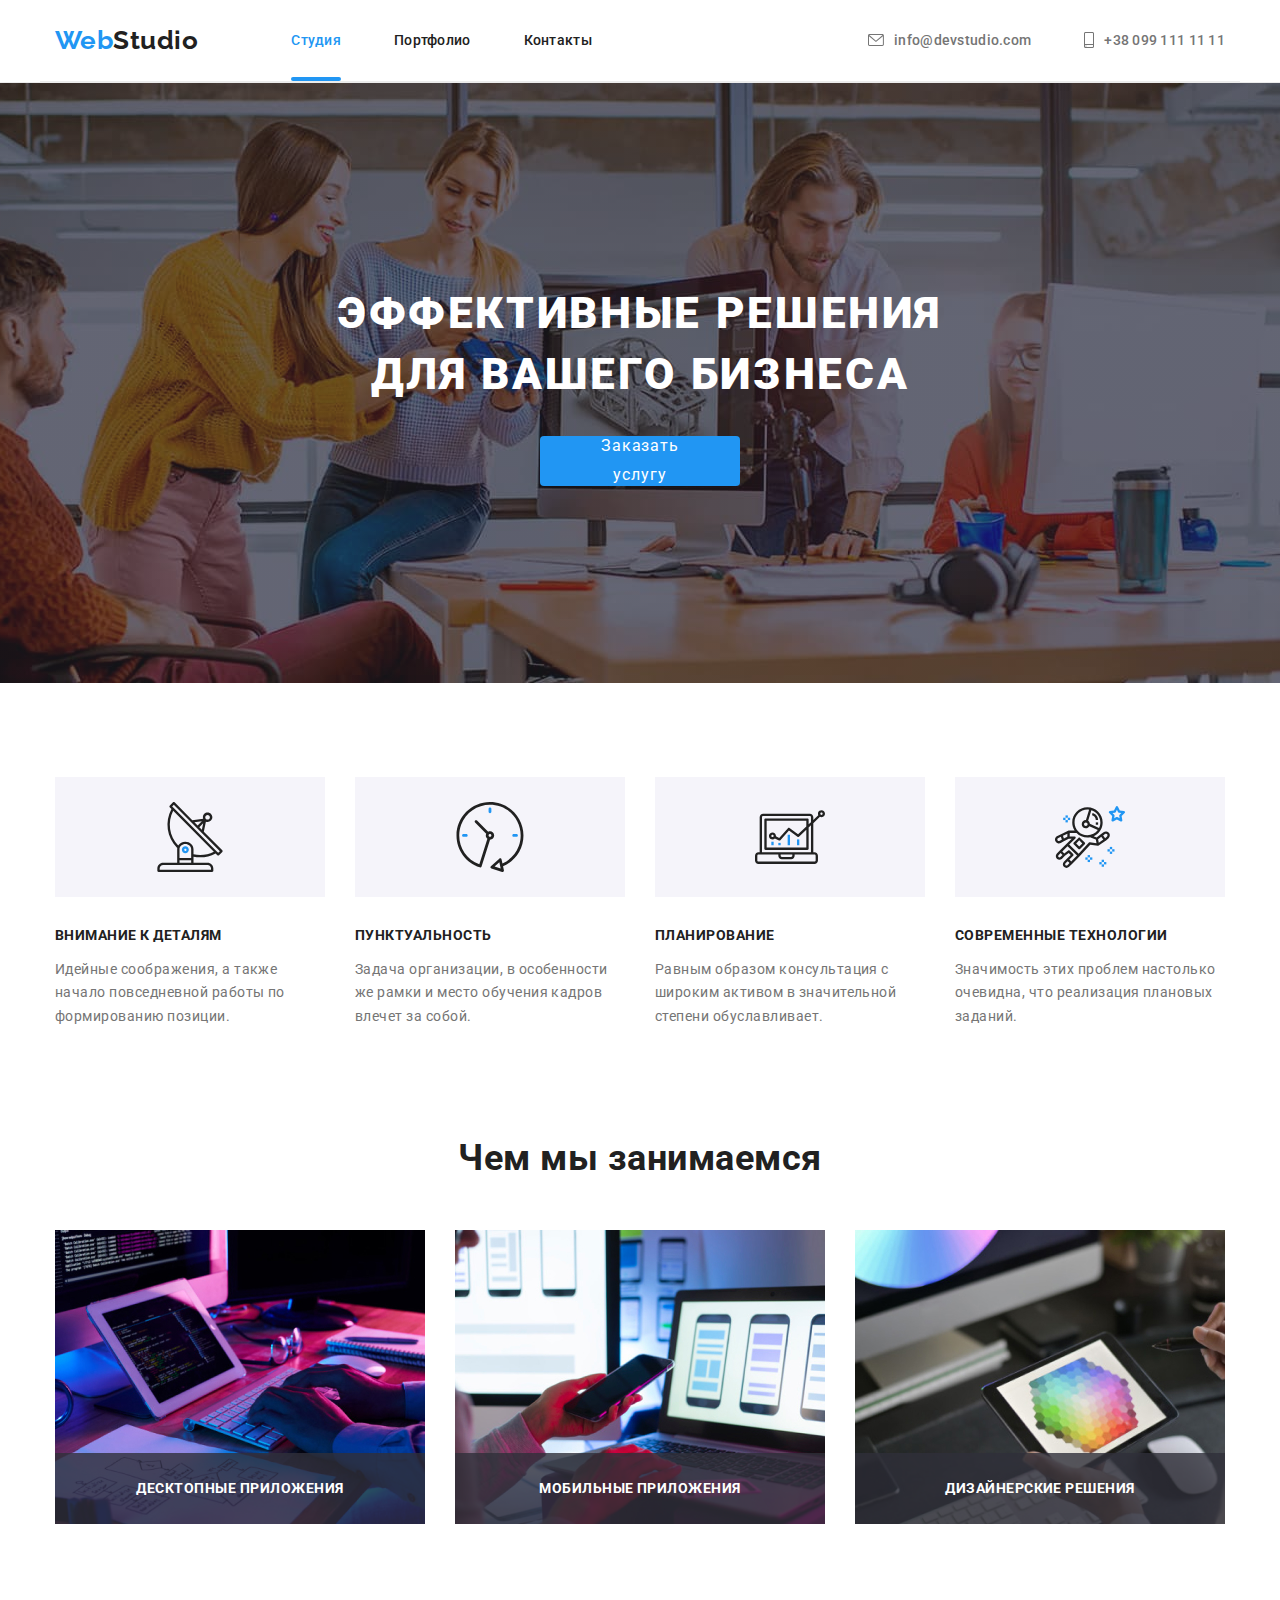
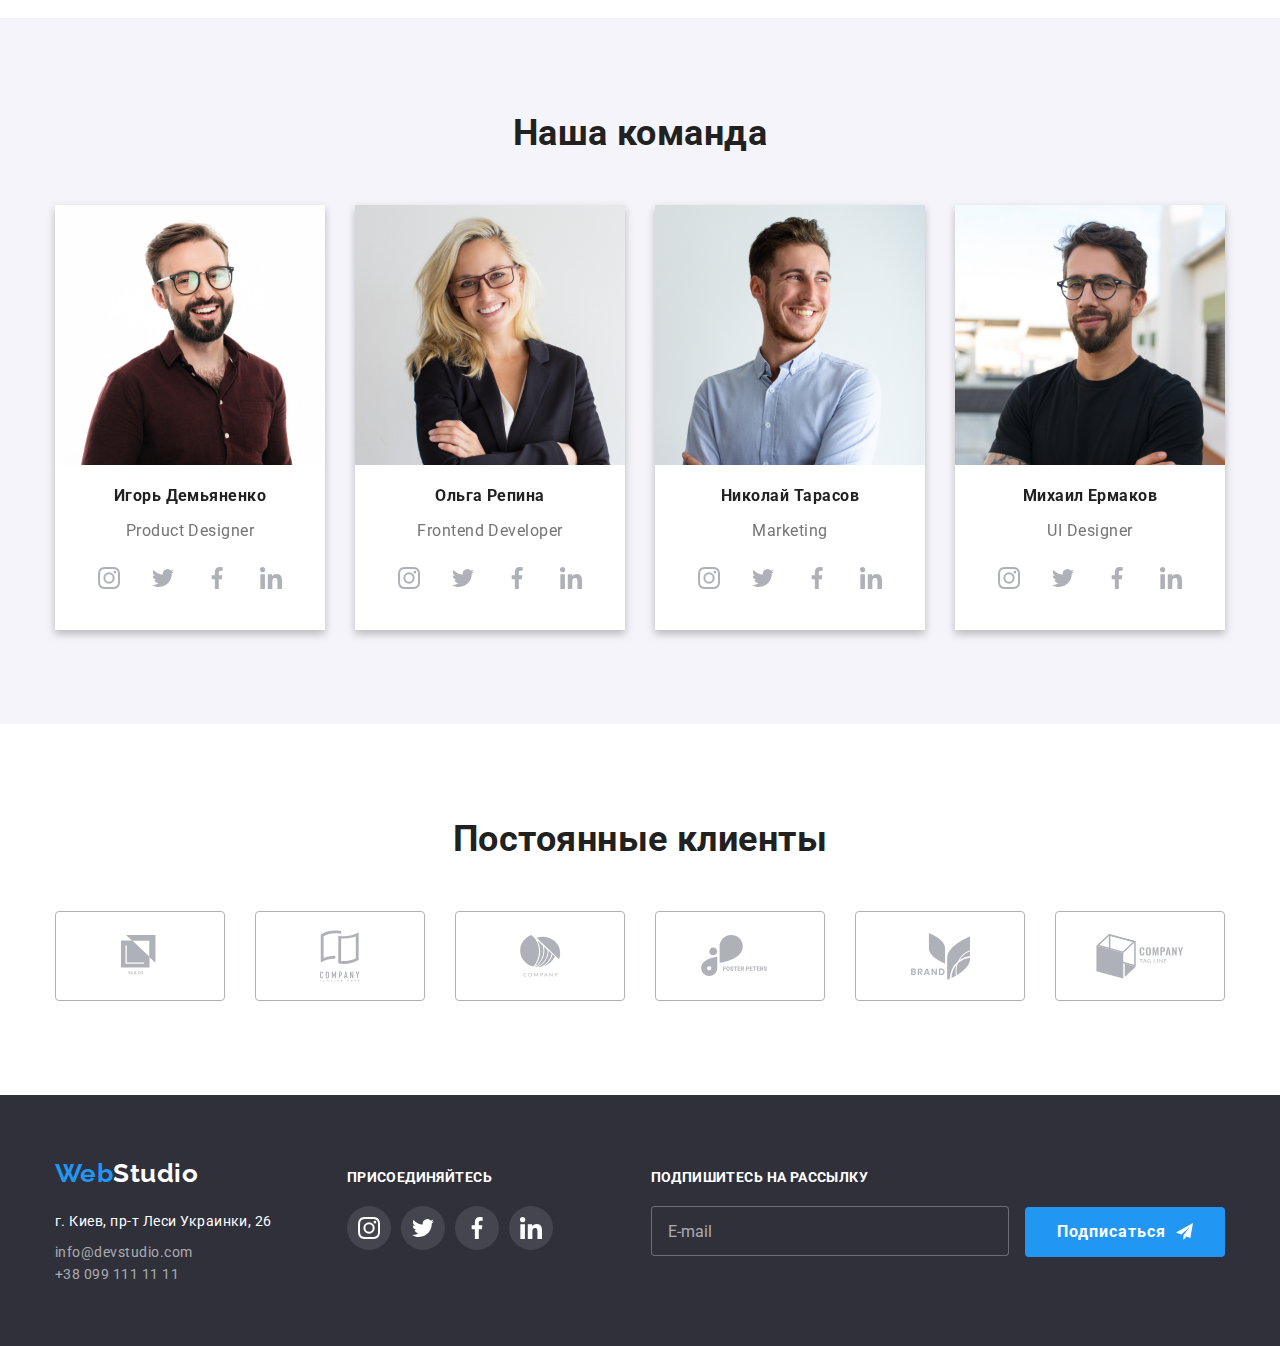
<file: index.html>
<!DOCTYPE html>
<html lang="ru">
	<head>
		<meta charset="UTF-8" />
		<meta name="viewport" content="width=device-width, initial-scale=1.0" />
		<title>ВебСтудио</title>
		<link
			href="https://fonts.googleapis.com/css2?family=Raleway:wght@700&display=swap"
			rel="stylesheet"
		/>
		<link href="https://fonts.googleapis.com/css2?family=Roboto:wght@400;500;700;900&display=swap" rel="stylesheet">

		<link
			rel="stylesheet"
			href="https://cdnjs.cloudflare.com/ajax/libs/modern-normalize/1.0.0/modern-normalize.min.css"
		/>
		
		<link rel="stylesheet" href="./css/main.min.css" />
	</head>

	<body>
		<header class="header">
			<div class="container header">
				<nav class="main-nav">
					<a href="./index.html" class="logo"
						>Web<span class="logo-color">Studio</span></a
					>
					<ul class="site-nav">
						<li class="site-nav-item ">
							<a href="./index.html" class="site-nav-link current"><span class="underline-element"></span>Студия</a>
							
						</li>
						<li class="site-nav-item ">
							<a href="./portfolio.html" class="site-nav-link ">Портфолио</a>
						</li>
						<li class="site-nav-item "><a href="" class="site-nav-link">Контакты</a></li>
					</ul>
				</nav>

				<ul class="auth-nav">
					
					<li class="auth-nav-item">
						
						<a href="info@devstudio.com" class="auth-nav-contact " data-form-open
							><svg class="header-mail-icon" style="width:16;height:12">
								<use href=./images/social-links/symbol-defs-header.svg#icon-envelope-hover></use>
							</svg>info@devstudio.com</a
						>						
					</li>
					<li class="auth-nav-item">			
											
						<a href="tel:+380991111111" class="auth-nav-contact "><svg class="header-smartphone-icon" style="width:10;height:16">
							<use href=./images/social-links/symbol-defs-header.svg#icon-smartphone></use>
						</svg>+38 099 111 11 11</a>
					</li>
					
				</ul>
			</div>
		</header>

		<main>
			<!-- top line -->
			<section class="hero">
				<h1 class="hero-title">
					Эффективные решения<br />
					для вашего бизнеса
				</h1>
				<button type="button" class="button primary" data-modal-open>Заказать услугу</button>
			</section>

			<!-- Особенности нашего подхода -->

			<section class="section feature">
				<div class="container">		

					<ul class="feature-list">
						<li class="feature-item">
							<h3 class="feature-title">Внимание к деталям</h3>
							<p class="feature-text">
								Идейные соображения, а также начало повседневной работы по
								формированию позиции.
							</p>
						</li>
						<li class="feature-item">
							<h3 class="feature-title">Пунктуальность</h3>
							<p class="feature-text">
								Задача организации, в особенности же рамки и место обучения
								кадров влечет за собой.
							</p>
						</li>
						<li class="feature-item">
							<h3 class="feature-title">Планирование</h3>
							<p class="feature-text">
								Равным образом консультация с широким активом в значительной
								степени обуславливает.
							</p>
						</li>
						<li class="feature-item">							
							<h3 class="feature-title">Современные технологии</h3>
							<p class="feature-text">
								Значимость этих проблем настолько очевидна, что реализация
								плановых заданий.
							</p>
						</li>
					</ul>
				</div>
			</section>

			<!-- Чем мы занимаемся -->

			<section class="section">
				<div class="container">
					<h2 class="section-title">Чем мы занимаемся</h2>
					<ul class="create-list">
						<li class="create-list-picture">
							<a href="" class="create-list-card"
								><img
									src="./images/laptop.jpg"
									alt="Человек печатает на клавиатуре"
									width="370"
							/><p class="create-list-text">Десктопные приложения</p></a>
						</li>
						<li class="create-list-picture">
							<a href="" class="create-list-card"
								><img
									src="./images/layout.jpg"
									alt="Человек рассматривает макеты дисплеев телефонов на экране"
									width="370"
							/><p class="create-list-text">Мобильные приложения</p></a>
						</li>
						<li class="create-list-picture">
							<a href="" class="create-list-card"
								><img
									src="./images/rectangle.jpg"
									alt="Планшет с изображением диаграммы"
									width="370"
							/><p class="create-list-text">Дизайнерские решения</p></a>
						</li>
					</ul>
				</div>
			</section>

			<!-- Наша команда -->
			<section class="section team">
				<div class="container">
					<h2 class="section-title">Наша команда</h2>
					
					<ul class="team-employees">
						<li class="team-employees-item">
							<img
								src="./images/demianenko.jpg"
								alt="Фотография сотрудника"
								width="270"
							/>
							<h3 class="team-employees-name">Игорь Демьяненко</h3>
							<p class="member-role">Product Designer</p>
							<ul class="team-socials">
								<li class="social-item">
									<a class="social-link">
										<svg class="social-icon">
											<use
												href="./images/social-links/symbol-defs.svg#icon-instagram"
											></use>
										</svg>
									</a>
								</li>

								<li class="social-item">
									<a class="social-link">
										<svg class="social-icon">
											<use
												href="./images/social-links/symbol-defs.svg#icon-twitter"
											></use>
										</svg>
									</a>
								</li>
								<li class="social-item">
									<a class="social-link">
										<svg class="social-icon">
											<use
												href="./images/social-links/symbol-defs.svg#icon-facebook"
											></use>
										</svg>
									</a>
								</li>
								<li class="social-item">
									<a class="social-link">
										<svg class="social-icon linkedin">
											<use
												href="./images/social-links/symbol-defs.svg#icon-linkedin"
											></use>
										</svg>
									</a>
								</li>
							</ul>
						</li>

						<li class="team-employees-item">
							<img
								src="./images/repina.jpg"
								alt="Фотография сотрудника"
								width="270"
							/>
							<h3 class="team-employees-name">Ольга Репина</h3>
							<p class="member-role">Frontend Developer</p>
							<ul class="team-socials">
								<li class="social-item">
									<a class="social-link">
										<svg class="social-icon">
											<use
												href="./images/social-links/symbol-defs.svg#icon-instagram"
											></use>
										</svg>
									</a>
								</li>

								<li class="social-item">
									<a class="social-link">
										<svg class="social-icon">
											<use
												href="./images/social-links/symbol-defs.svg#icon-twitter"
											></use>
										</svg>
									</a>
								</li>
								<li class="social-item">
									<a class="social-link">
										<svg class="social-icon">
											<use
												href="./images/social-links/symbol-defs.svg#icon-facebook"
											></use>
										</svg>
									</a>
								</li>
								<li class="social-item">
									<a class="social-link">
										<svg class="social-icon linkedin">
											<use
												href="./images/social-links/symbol-defs.svg#icon-linkedin"
											></use>
										</svg>
									</a>
								</li>
							</ul>
						</li>
						<li class="team-employees-item">
							<img
								src="./images/tarasov.jpg"
								alt="Фотография сотрудника"
								width="270"
							/>
							<h3 class="team-employees-name">Николай Тарасов</h3>
							<p class="member-role">Marketing</p>
							<ul class="team-socials">
								<li class="social-item">
									<a class="social-link">
										<svg class="social-icon">
											<use
												href="./images/social-links/symbol-defs.svg#icon-instagram"
											></use>
										</svg>
									</a>
								</li>

								<li class="social-item">
									<a class="social-link">
										<svg class="social-icon">
											<use
												href="./images/social-links/symbol-defs.svg#icon-twitter"
											></use>
										</svg>
									</a>
								</li>
								<li class="social-item">
									<a class="social-link">
										<svg class="social-icon">
											<use
												href="./images/social-links/symbol-defs.svg#icon-facebook"
											></use>
										</svg>
									</a>
								</li>
								<li class="social-item">
									<a class="social-link">
										<svg class="social-icon linkedin">
											<use
												href="./images/social-links/symbol-defs.svg#icon-linkedin"
											></use>
										</svg>
									</a>
								</li>
							</ul>
						</li>
						<li class="team-employees-item">
							<img
								src="./images/yermakov.jpg"
								alt="Фотография сотрудника"
								width="270"
							/>
							<h3 class="team-employees-name">Михаил Ермаков</h3>
							<p class="member-role">UI Designer</p>
							<ul class="team-socials">
								<li class="social-item">
									<a class="social-link">
										<svg class="social-icon">
											<use
												href="./images/social-links/symbol-defs.svg#icon-instagram"
											></use>
										</svg>
									</a>
								</li>

								<li class="social-item">
									<a class="social-link">
										<svg class="social-icon">
											<use
												href="./images/social-links/symbol-defs.svg#icon-twitter"
											></use>
										</svg>
									</a>
								</li>
								<li class="social-item">
									<a class="social-link">
										<svg class="social-icon">
											<use
												href="./images/social-links/symbol-defs.svg#icon-facebook"
											></use>
										</svg>
									</a>
								</li>
								<li class="social-item">
									<a class="social-link">
										<svg class="social-icon linkedin">
											<use
												href="./images/social-links/symbol-defs.svg#icon-linkedin"
											></use>
										</svg>
									</a>
								</li>
							</ul>
						</li>
					</ul>
				</div>
			</section>
			<section class="section">
				<div class="container">
					<h2 class="section-title">Постоянные клиенты</h2>
					<ul class="partners-logos">
						<li class="logo-picture">
							<a class="partner-link">
								<svg class="partner-icon" style="width: 44px; height: 42px">
									<use
										href="./images/footer-icons/symbol-defs.svg#icon-logo-1-175443-2"
									></use>
								</svg>
							</a>
						</li>
						<li class="logo-picture">
							<a class="partner-link">
								<svg class="partner-icon" style="width: 40px; height: 52px">
									<use
										href="./images/footer-icons/symbol-defs.svg#icon-logo-2-175443-2"
									></use>
								</svg>
							</a>
						</li>
						<li class="logo-picture">
							<a class="partner-link">
								<svg class="partner-icon" style="width: 41px; height: 42px">
									<use
										href="./images/footer-icons/symbol-defs.svg#icon-logo-3-175443-2"
									></use>
								</svg>
							</a>
						</li>
						<li class="logo-picture">
							<a class="partner-link">
								<svg class="partner-icon" style="width: 79px; height: 42px">
									<use
										href="./images/footer-icons/symbol-defs.svg#icon-logo-4-175443-2"
									></use>
								</svg>
							</a>
						</li>
						<li class="logo-picture">
							<a class="partner-link">
								<svg class="partner-icon" style="width: 59px; height: 47px">
									<use
										href="./images/footer-icons/symbol-defs.svg#icon-logo-5-175443-2"
									></use>
								</svg>
							</a>
						</li>
						<li class="logo-picture">
							<a class="partner-link">
								<svg class="partner-icon" style="width: 88px; height: 45px">
									<use
										href="./images/footer-icons/symbol-defs.svg#icon-logo-6-175443-2"
									></use>
								</svg>
							</a>
						</li>
					</ul>
				</div>
			</section>
		</main>

		<footer class="footer">
			<div class="container footer">
				<div class="footer-address">
					<a href="" class="logo">Web<span class="logo-footer">Studio</span></a>
		
					<ul class="footer-contacts">
						<li class="footer-contacts-item">
							<p class="footer-contacts-text">г. Киев, пр-т Леси Украинки, 26</p>
						</li>
						<li class="footer-contacts-item">
							<a href="mailto:info@devstudio.com" class="footer-link">info@devstudio.com</a>
						</li>
						<li class="footer-contacts-item">
							<a href="tel:+380991111111" class="link footer-link">+38 099 111 11 11</a>
						</li>
					</ul>
				</div>
				<div class="join-us">
					<p class="join-us-text">Присоединяйтесь</p>
					<ul class="team-socials">
						<li class="social-item">
							<a class="social-link footer">
								<svg class="social-icon footer">
									<use href="./images/social-links/symbol-defs.svg#icon-instagram"></use>
								</svg>
							</a>
						</li>
		
						<li class="social-item">
							<a class="social-link footer">
								<svg class="social-icon footer">
									<use href="./images/social-links/symbol-defs.svg#icon-twitter"></use>
								</svg>
							</a>
						</li>
						<li class="social-item">
							<a class="social-link footer">
								<svg class="social-icon footer">
									<use href="./images/social-links/symbol-defs.svg#icon-facebook"></use>
								</svg>
							</a>
						</li>
						<li class="social-item">
							<a class="social-link footer">
								<svg class="social-icon footer">
									<use href="./images/social-links/symbol-defs.svg#icon-linkedin"></use>
								</svg>
							</a>
						</li>
					</ul>
				</div>
				<div class="sign-up">
					<p class="signup-text">Подпишитесь на рассылку</p>
		
					<div class="signup-area">
						<input class="signup-input" type="text" name="name" id="signup" placeholder="E-mail">
		
						<button type="button" class="button primary footer">
							Подписаться
						</button>
					</div>
		
				</div>
			</div>
		</footer>

		
		<!-- BACKDROP -->
		<div class="backdrop is-hidden" data-modal>
			<div class="modal">					
						<h2 class="form-header-text">Оставьте свои данные, мы вам перезвоним</h2>
						<form class="form">
							<div class="form-field">
								<label class="label" for="name">Имя</label>
								<div class="form-field-input">
									<input autofocus class="input" type="text" name="name" id="name" >
									<svg class="input-pic" width="18" height="18">
										<use href="./images/footer-icons/symbol-defs.svg#icon-Vector-5"></use>
									</svg>
								</div>
							</div>
				
							<div class="form-field">
								<label class="label" for="tel">Телефон</label>
								<div class="form-field-input">
									<input class="input" type="tel" name="tel" id="tel">
									<svg class="input-pic" width="18" height="18">
										<use href="./images/footer-icons/symbol-defs.svg#icon-Vector-6"></use>
									</svg>
								</div>
							</div>
				
							<div class="form-field">
								<label class="label" for="mail">Почта</label>
								<div class="form-field-input">
									<input class="input" type="email" name="mail" id="mail">
									<svg class="input-pic" width="18" height="18">
										<use href="./images/footer-icons/symbol-defs.svg#icon-Vector-7"></use>
									</svg>
								</div>
							</div>
				
							<div class="comment-area">
								<label class="comment-label" for="comment">Комментарий</label> <br>
								<textarea class="comment" name="comment" id="comment" rows=""></textarea>
							</div>
				
				
							<div class="checkbox-area">
								
								<input class="checkbox" type="checkbox" name="checkbox" id="checkbox">
								<label for="checkbox" class="checkbox-label">
									<p class="checkbox">Соглашаюсь с рассылкой и принимаю <span class="checkbox-conditions"><a href="">Условия договора</a></span>
									</p>
								</label>
								
							</div>
							<button type="submit" class="button primary button-form">Отправить</button>
						</form>
					
				
				<button type="button" class="modal-close-btn" data-modal-close><svg width="11" height="11"><use class="close-icon" href="./images/social-links/symbol-defs.svg#icon-Vector-3" ></use></svg></button>
			</div>
		</div>

		
		</div>
		
		<script src="./js/modal.js"></script>
		
	</body>
</html>
</file>
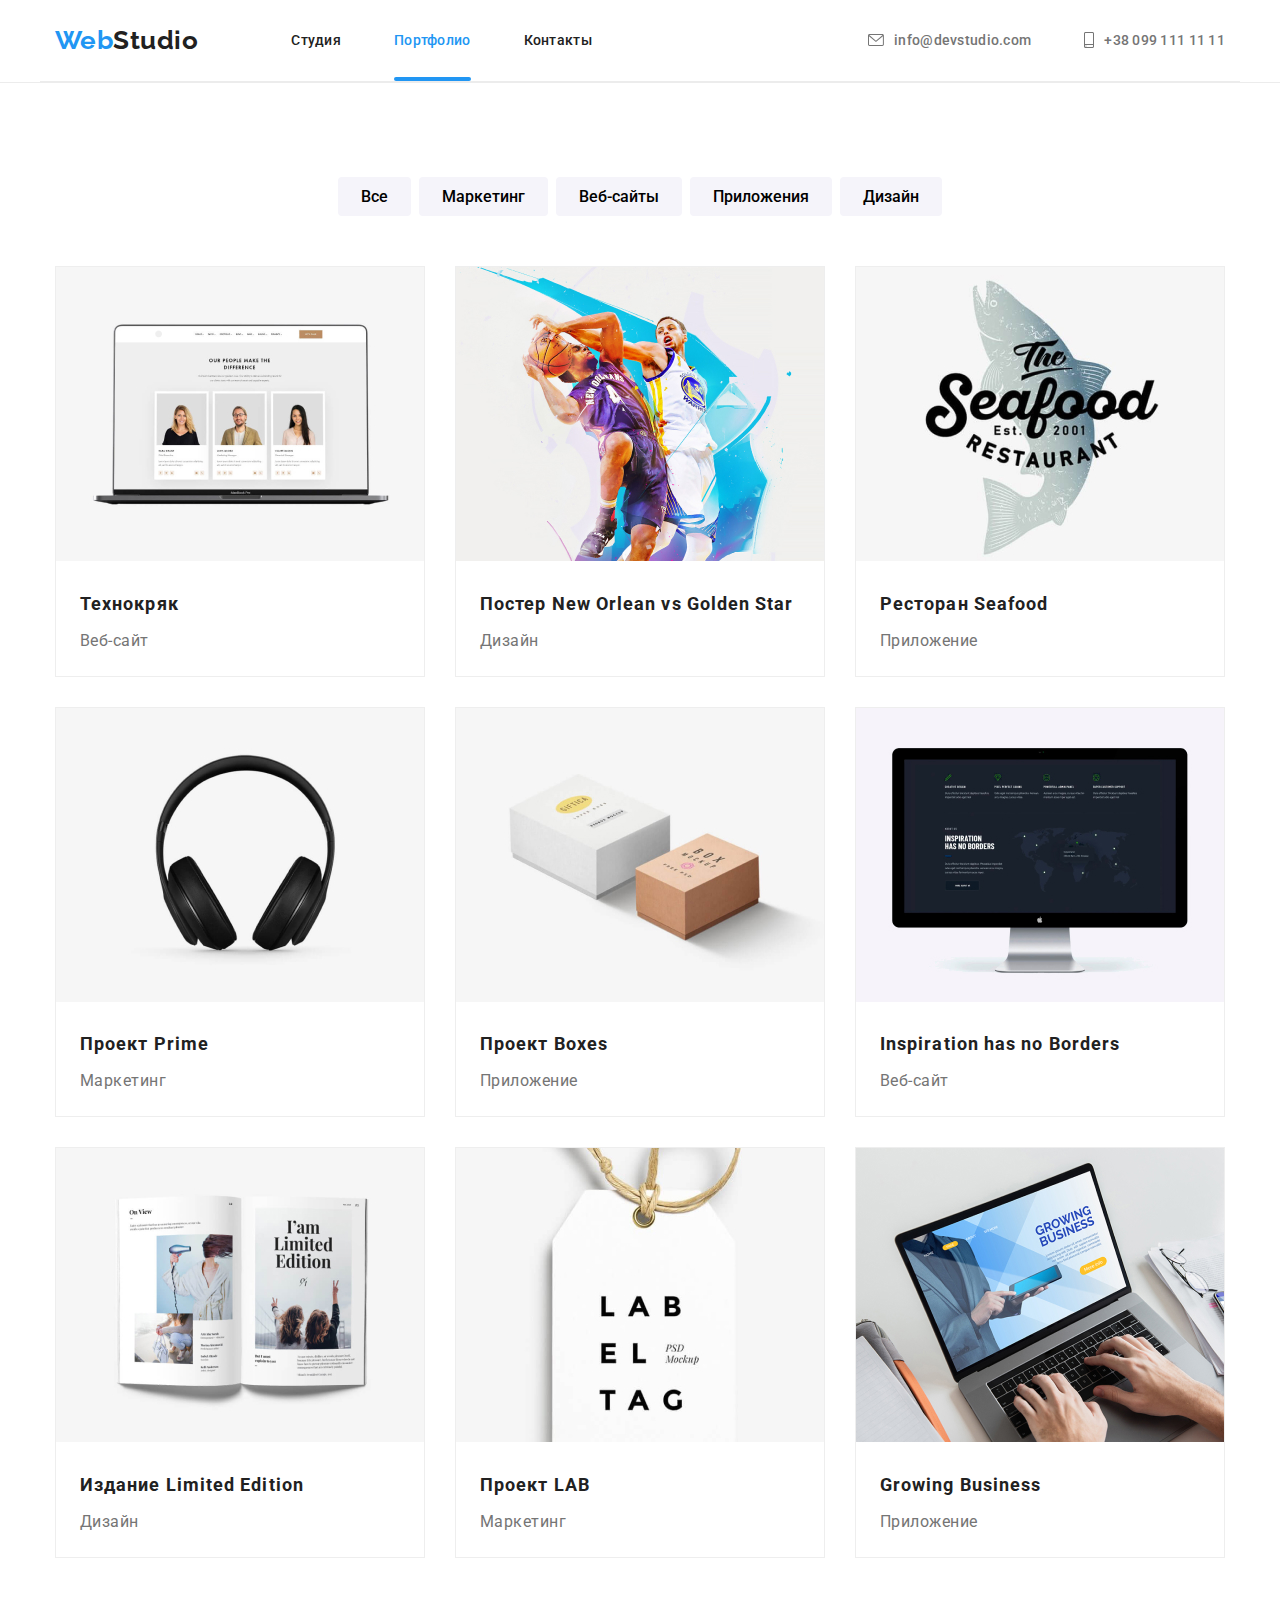
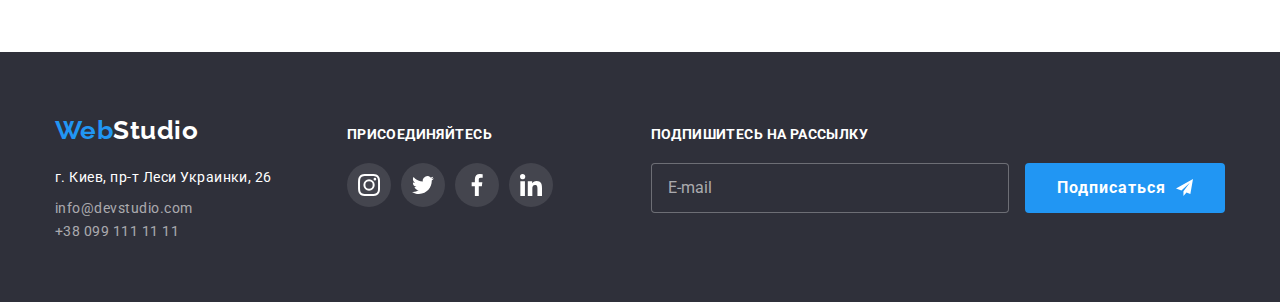
<file: portfolio.html>
<!DOCTYPE html>
<html lang="en">
	<head>
		<meta charset="UTF-8" />
		<meta name="viewport" content="width=device-width, initial-scale=1.0" />
		<title>ВебСтудио</title>
		<link
			href="https://fonts.googleapis.com/css2?family=Raleway:wght@700&display=swap"
			rel="stylesheet"
		/>
		<link href="https://fonts.googleapis.com/css2?family=Roboto:wght@400;500;700;900&display=swap" rel="stylesheet">

		<link
			rel="stylesheet"
			href="https://cdnjs.cloudflare.com/ajax/libs/modern-normalize/1.0.0/modern-normalize.min.css"
		/>
		
		<link rel="stylesheet" href="./css/portfolio.min.css" />
	</head>
	<body>
		<header class="header">
			<div class="container header">
				<nav class="main-nav">
					<a href="./index.html" class="logo">Web<span class="logo-color">Studio</span></a>
					<ul class="site-nav">
						<li class="site-nav-item ">
							<a href="./index.html" class="site-nav-link"></span>Студия</a>
		
						</li>
						<li class="site-nav-item ">
							<a href="./portfolio.html" class="site-nav-link current"><span class="underline-element"></span>Портфолио</a>
						</li>
						<li class="site-nav-item "><a href="" class="site-nav-link">Контакты</a></li>
					</ul>
				</nav>
		
				<ul class="auth-nav">
		
					<li class="auth-nav-item">
		
						<a href="info@devstudio.com" class="auth-nav-contact " data-form-open><svg class="header-mail-icon"
								style="width:16;height:12">
								<use href=./images/social-links/symbol-defs-header.svg#icon-envelope-hover></use>
							</svg>info@devstudio.com</a>
					</li>
					<li class="auth-nav-item">
		
						<a href="tel:+380991111111" class="auth-nav-contact "><svg class="header-smartphone-icon"
								width="10" height="16">
								<use href=./images/social-links/symbol-defs-header.svg#icon-smartphone></use>
							</svg>+38 099 111 11 11</a>
					</li>
		
				</ul>
			</div>
		</header>
		<main>
			<!-- Примеры работ -->

		
			<section class="section">
					<!-- <h1>Примеры работ</h1> -->
				<div class="container buttons">					
					<ul class="buttons">
						<li class="item"><button type="button" class="portfolio-button">Все</button></li>
						<li class="item"><button type="button" class="portfolio-button">Маркетинг
						</button></li>
						<li class="item"><button type="button" class="portfolio-button">Веб-сайты</button></li>
						<li class="item"><button type="button" class="portfolio-button">Приложения</button></li>
						<li class="item"><button type="button" class="portfolio-button">Дизайн</button></li>
					</ul>						
				
					<ul class="project-list">						
						<li class="project-list-item">
							
						<a href=""
							>	
							<div class="project-thumb">

								<img
								src="./images/tehnokriak.jpg"
								alt="Изображение ноутбука"
								width="370"	height="294"/>	
								<p class="project-transform-text">Технокряк это современная площадка распространения коронавируса. Компании используют эту платформу для цифрового
								шпионажа и атак на защищённые сервера конкурентов.</p>
							</div>
							<div class="project-item">
							<h3 class="project-title">Технокряк</h3>
							<p class="project-subtitle">Веб-сайт</p>	
							
							</div>
								
						</a>
								
						</li>
						
						<li class="project-list-item">
							<a href=""
								><div class="project-thumb"><img
									src="./images/poster.jpg"
									alt="Изображение постера"
									width="370" height="294"
								/>
							<p class="project-transform-text">Lorem, ipsum dolor sit amet consectetur adipisicing elit. Doloribus, qui! Harum sint, ea porro corporis error
							praesentium asperiores in perspiciatis nisi, beatae accusantium similique? Molestiae nam officiis consequuntur quaerat
							id?</p></div><div class="project-item">
								<h3 class="project-title">Постер New Orlean vs Golden Star</h3>
								<p class="project-subtitle" >Дизайн</p></div></a
							>
						</li>

						<li class="project-list-item">
							<a href=""
								><div class="project-thumb"><img
									src="./images/restaurant.jpg"
									alt="Эмблема ресторана"
									width="370"
								/><p class="project-transform-text">Lorem, ipsum dolor sit amet consectetur adipisicing elit. Doloribus, qui! Harum sint, ea porro corporis error praesentium asperiores in perspiciatis nisi, beatae accusantium similique? Molestiae nam officiis consequuntur quaerat id?</p></div><div class="project-item">
								<h3 class="project-title">Ресторан Seafood</h3>
								<p class="project-subtitle">Приложение</p></div></a
							>
						</li>
						<li class="project-list-item">
							<a href=""
								><div class="project-thumb"><img
									src="./images/project.jpg"
									alt="Изображение наушников"
									width="370" height="294"
								/><p class="project-transform-text">Lorem, ipsum dolor sit amet consectetur adipisicing elit. Doloribus, qui! Harum sint, ea porro corporis error praesentium asperiores in perspiciatis nisi, beatae accusantium similique? Molestiae nam officiis consequuntur quaerat id?</p></div>
								<div class="project-item">
								<h3 class="project-title">Проект Prime</h3>
								<p class="project-subtitle">Маркетинг</p></div></a
							>							
						</li>
						<li class="project-list-item">
							<a href=""
								><div class="project-thumb"><img
									src="./images/project-boxes.jpg"
									alt="Изображение коробок"
									width="370" height="294"
								/><p class="project-transform-text">Lorem, ipsum dolor sit amet consectetur adipisicing elit. Doloribus, qui! Harum sint, ea porro corporis error praesentium asperiores in perspiciatis nisi, beatae accusantium similique? Molestiae nam officiis consequuntur quaerat id?</p></div><div class="project-item">
								<h3 class="project-title">Проект Boxes</h3>
								<p class="project-subtitle">Приложение</p></div>
							</a>
						</li>
						<li class="project-list-item">
							<a href=""
								><div class="project-thumb"><img
									src="./images/inspiration.jpg"
									alt="Изображение экрана"
									width="370" height="294"
								/><p class="project-transform-text">Lorem, ipsum dolor sit amet consectetur adipisicing elit. Doloribus, qui! Harum sint, ea porro corporis error praesentium asperiores in perspiciatis nisi, beatae accusantium similique? Molestiae nam officiis consequuntur quaerat id?</p></div><div class="project-item">
								<h3 class="project-title">Inspiration has no Borders</h3>
								<p class="project-subtitle">Веб-сайт</p></div></a
							>
						</li>
						<li class="project-list-item">
							<a href=""
								><div class="project-thumb"><img
									src="./images/limited-edition.jpg"
									alt="Изображение открытого
					журнала"
									width="370" height="294"
								/><p class="project-transform-text">Lorem, ipsum dolor sit amet consectetur adipisicing elit. Doloribus, qui! Harum sint, ea porro corporis error praesentium asperiores in perspiciatis nisi, beatae accusantium similique? Molestiae nam officiis consequuntur quaerat id?</p></div><div class="project-item">
								<h3 class="project-title">Издание Limited Edition</h3>
								<p class="project-subtitle">Дизайн</p></div></a
							>
						</li>

						<li class="project-list-item">
							<a href=""
								><div class="project-thumb">
								
									<img
										src="./images/project-lab.jpg"
										alt="Изображение бирки"
										width="370" height="294"
									/><p class="project-transform-text">Lorem, ipsum dolor sit amet consectetur adipisicing elit. Doloribus, qui! Harum sint, ea porro corporis error
									praesentium asperiores in perspiciatis nisi, beatae accusantium similique? Molestiae nam officiis consequuntur quaerat
									id?</p></div>
								
								
								
								<div class="project-item">
								<h3 class="project-title">Проект LAB</h3>							
								<p class="project-subtitle">Маркетинг</p>
							</div>
							</a>							
						</li>
						<li class="project-list-item">
							<a href=""
								><div class="project-thumb"><img
									src="./images/growing-business.jpg"
									alt="Изображение ноутбука"
									width="370" height="294"
								/><p class="project-transform-text">Lorem, ipsum dolor sit amet consectetur adipisicing elit. Doloribus, qui! Harum sint, ea porro corporis error praesentium asperiores in perspiciatis nisi, beatae accusantium similique? Molestiae nam officiis consequuntur quaerat id?</p></div><div class="project-item">
								<h3 class="project-title">Growing Business</h3>
								<p class="project-subtitle">Приложение</p></div></a
							>
						</li>
					</ul>
				</div>
			</section>
		</main>
		

		
		
			<footer class="footer">
			<div class="container footer">
				<div class="footer-address">
					<a href="" class="logo">Web<span class="logo-footer">Studio</span></a>
		
					<ul class="footer-contacts">
						<li class="footer-contacts-item">
							<p class="footer-contacts-text">г. Киев, пр-т Леси Украинки, 26</p>
						</li>
						<li class="footer-contacts-item">
							<a href="mailto:info@devstudio.com" class="footer-link">info@devstudio.com</a>
						</li>
						<li class="footer-contacts-item">
							<a href="tel:+380991111111" class="link footer-link">+38 099 111 11 11</a>
						</li>
					</ul>
				</div>
				<div class="join-us">
					<p class="join-us-text">Присоединяйтесь</p>
					<ul class="team-socials">
						<li class="social-item">
							<a class="social-link footer">
								<svg class="social-icon footer">
									<use href="./images/social-links/symbol-defs.svg#icon-instagram"></use>
								</svg>
							</a>
						</li>
		
						<li class="social-item">
							<a class="social-link footer">
								<svg class="social-icon footer">
									<use href="./images/social-links/symbol-defs.svg#icon-twitter"></use>
								</svg>
							</a>
						</li>
						<li class="social-item">
							<a class="social-link footer">
								<svg class="social-icon footer">
									<use href="./images/social-links/symbol-defs.svg#icon-facebook"></use>
								</svg>
							</a>
						</li>
						<li class="social-item">
							<a class="social-link footer">
								<svg class="social-icon footer">
									<use href="./images/social-links/symbol-defs.svg#icon-linkedin"></use>
								</svg>
							</a>
						</li>
					</ul>
				</div>
				<div class="sign-up">
					<p class="signup-text">Подпишитесь на рассылку</p>
		
					<div class="signup-area">
						<input class="signup-input" type="text" name="name" id="signup" placeholder="E-mail">
		
						<button type="button" class="button primary footer">
							Подписаться
						</button>
					</div>
		
				</div>
			</div>
		</footer>

	</body>
</html>
</file>
<file: css/main.min.css>
body{background-color:#ffffff;color:#212121;font-family:"Roboto", sans-serif;text-decoration:none;letter-spacing:0.03em}ul{list-style:none;padding:0;margin:0}a{text-decoration:none;color:#2196f3}footer{background-color:#2f303a;padding-top:60px;padding-bottom:60px}.container{width:1200px;padding-left:15px;padding-right:15px;margin-left:auto;margin-right:auto}.container.footer{display:flex;align-items:baseline;justify-content:space-between}.section{padding-top:94px;padding-bottom:94px}.section-title{text-align:center;font-weight:bold;font-size:36px;line-height:1.2;margin-top:0;margin-bottom:50px}.logo{color:#2196f3;font-family:"Raleway", sans-serif;font-weight:bold;font-size:26px;line-height:1.2;text-decoration:none}.logo-color{color:#212121}.logo-footer{color:#ffffff}.header{border-bottom:1px solid #ececec;display:flex;justify-content:space-between;align-items:center}.main-nav{display:flex;align-items:center}.site-nav{display:flex;margin-left:93px}.site-nav-item+.site-nav-item{margin-left:53px}.site-nav-link{display:block;padding-top:32px;padding-bottom:32px;color:#212121;text-decoration:none;font-weight:500;font-size:14px;line-height:1.2;letter-spacing:0.02em;transition:all 250ms cubic-bezier(0.4, 0, 0.2, 1)}.site-nav-link .site-nav-link:hover,.site-nav-link .site-nav-link:focus{color:#2196f3;cursor:pointer}.site-nav-link.current{position:relative;color:#2196f3}.underline-element{position:absolute;bottom:0;width:100%;height:4px;border-radius:2px;background-color:#2196f3}.auth-nav{display:flex}.auth-nav-contact{display:flex;align-items:center;font-weight:500;font-size:14px;line-height:1.2;letter-spacing:0.02em;color:#757575;text-decoration:none;transition:all 250ms cubic-bezier(0.4, 0, 0.2, 1)}.auth-nav-contact:hover svg,.auth-nav-contact:hover,.auth-nav-contact:focus svg,.auth-nav-contact:focus{fill:#2196f3;color:#2196f3;cursor:pointer}.auth-nav-item+.auth-nav-item{margin-left:53px}.header-mail-icon,.header-smartphone-icon{fill:#757575;margin-right:10px;transition:all 250ms cubic-bezier(0.4, 0, 0.2, 1)}.footer .text{display:block;color:#ffffff}.footer-address{margin-right:70px}.footer-contacts-text{color:#ffffff;font-size:14px;line-height:1.6;margin-bottom:9px;margin-top:20px}.footer-contacts-text-item:not(:last-child){margin-top:0;margin-bottom:9px}.footer-link{color:rgba(255,255,255,0.6);font-size:14px;line-height:1.6}.sign-up{margin-left:93px}.sign-up-area{display:flex}.signup-input{width:358px;height:50px;background-color:#2f303a;border:1px solid rgba(255,255,255,0.3);border-radius:4px;padding-left:16px;color:#ffffff;outline:none}.signup-input::placeholder{color:rgba(255,255,255,0.6);font-weight:normal;font-size:16px;line-height:1.25}.join-us{display:block;align-items:center;width:206px}.signup-text{margin-bottom:20px}.join-us-text,.signup-text{color:#ffffff;text-transform:uppercase;font-weight:700;font-size:14px;line-height:1.2;letter-spacing:0.03em;margin-bottom:20px}.hero{color:#ffffff;background-image:linear-gradient(to top, rgba(47,47,58,0.4), rgba(47,48,58,0.4)),url(../images/footer-icons/hero.jpg);background-position:center;background-size:cover;text-align:center;margin-bottom:0;height:600px;max-width:1440px;padding-top:200px;padding-bottom:200px}.hero-title{margin-top:0;margin-bottom:0;font-weight:900;font-size:44px;line-height:1.4;letter-spacing:0.06em;text-transform:uppercase}.feature{padding-bottom:0}.feature-list{display:flex}.feature-title{font-weight:bold;font-size:14px;line-height:1.2;margin-top:0;text-transform:uppercase}.feature-text{width:270px;font-style:normal;font-weight:normal;font-size:14px;line-height:1.7;color:#757575}.feature-item::before{display:block;width:270px;height:120px;background-color:#f5f4fa;content:"";margin-bottom:30px;background-repeat:no-repeat;background-position:center}.feature-item{margin-right:30px}.feature-item:nth-child(1)::before{background-image:url("../images/footer-icons/antenna 1.svg")}.feature-item:nth-child(2)::before{background-image:url("../images/footer-icons/clock 1.svg")}.feature-item:nth-child(3)::before{background-image:url("../images/footer-icons/diagram 1.svg")}.feature-item:nth-child(4)::before{background-image:url("../images/footer-icons/astronaut 1.svg")}.create-list{display:flex}.create-list-picture{width:370px;margin-right:30px}.create-list-picture:last-child{margin-right:0}.create-list-card{display:flex;position:relative}.create-list-text{position:absolute;text-align:center;justify-content:center;bottom:0;text-transform:uppercase;color:#ffffff;font-weight:700;font-size:14px;line-height:1.2;padding-top:27px;padding-bottom:27px;margin:0;width:100%;background-color:rgba(47,48,58,0.8)}.team{background-color:#f5f4fa}.team-employees{display:flex;text-align:center}.team-employees-item{width:270px;margin-right:30px;background-color:#ffffff;filter:drop-shadow(0px 4px 4px rgba(0,0,0,0.25))}.team-employees-name,.team-employees .member-role{font-size:16px;line-height:1.2}.team-employees .member-role{color:#757575}.partners-logos{display:flex;justify-content:space-between;justify-content:center}.partner-link{display:flex;align-items:center;justify-content:center;width:170px;height:90px;border:1px solid #afb1b8;border-radius:4px;fill:#afb1b8;transition:all 250ms cubic-bezier(0.4, 0, 0.2, 1)}.partner-link:hover,.partner-link:focus{border:1px solid #2196f3;fill:#2196f3;cursor:pointer}.logo-picture{margin-right:30px;align-items:center}.logo-picture:last-child{margin-right:0}.team-socials{display:flex;justify-content:center}.team-socials .social-item{margin-right:10px;margin-bottom:30px}.team-socials .social-item:last-child{margin-right:0}.team-socials .social-link{display:flex;align-items:center;justify-content:center;height:44px;width:44px;background-color:transparent;fill:#afb1b8;border-radius:50%;transition:all 250ms cubic-bezier(0.4, 0, 0.2, 1)}.team-socials .social-link:hover,.team-socials .social-link:focus{background-color:#2196f3;fill:#ffffff;cursor:pointer}.team-socials .social-link.footer{display:flex;align-items:center;justify-content:center;height:44px;width:44px;fill:#ffffff;border-radius:50%;background-color:rgba(255,255,255,0.1)}.team-socials .social-link.footer:hover,.team-socials .social-link.footer:focus{background-color:#2196f3;cursor:pointer}.team-socials .social-icon{height:22px;width:22px}.button.primary{display:inline-flex;align-items:center;justify-content:center;color:#ffffff;background-color:#2196f3;width:200px;height:50px;letter-spacing:0.06em;font-size:16px;line-height:1.8;text-align:center;border-radius:4px;border:#2196f3;margin-top:30px;padding:10px 32px;cursor:pointer}.button.primary:hover,.button.primary:focus{box-shadow:0px 4px 4px rgba(0,0,0,0.25)}.button.primary.footer{display:inline-flex;position:relative;font-weight:700;font-size:16px;line-height:1.88;margin-left:12px;margin-top:0;justify-content:center;align-items:center;text-align:center}.button.primary.footer::after{background-image:url("../images/footer-icons/icon-send.svg");width:24px;height:24px;content:"";background-repeat:no-repeat;background-position:center;margin-left:10px}.button.primary.button-form{display:block;margin:0 auto;transition:all 250ms cubic-bezier(0.4, 0, 0.2, 1)}.backdrop{position:fixed;top:0;left:0;width:100%;height:100%;background-color:rgba(0,0,0,0.2);transition:all 250ms cubic-bezier(0.4, 0, 0.2, 1)}.modal{position:absolute;top:50%;left:50%;transform:translate(-50%, -50%);width:528px;min-height:581px;background-color:#ffffff;box-shadow:0px 1px 3px rgba(0,0,0,0.12),0px 1px 1px rgba(0,0,0,0.14),0px 2px 1px rgba(0,0,0,0.2);border-radius:4px;padding:40px}.modal-close-btn{position:absolute;display:flex;align-items:center;justify-content:center;top:8px;right:8px;width:30px;height:30px;border-radius:50%;background-color:#ffffff;border:1px solid rgba(0,0,0,0.1);cursor:pointer;transition:all 250ms cubic-bezier(0.4, 0, 0.2, 1)}.modal-close-btn:hover{fill:#2196f3}.form-header-text{font-weight:700;font-size:20px;line-height:1.2;text-align:center;margin:0;padding-bottom:12px}.form-field{display:flex;flex-direction:column;margin-bottom:10px;height:58px;width:448px}.form-field-input{position:relative}.form-field .label{font-weight:normal;font-size:12px;line-height:1.2;letter-spacing:0.01em;color:#757575;margin-bottom:4px}.input{height:40px;width:100%;border:1px solid rgba(33,33,33,0.2);border-radius:4px;margin:0;padding-left:42px;outline:none;transition:all 250ms cubic-bezier(0.4, 0, 0.2, 1)}.input:hover,.input:focus{border-color:#2196f3}.input:hover ~ svg,.input:focus ~ svg{fill:#2196f3}.input-pic{position:absolute;top:50%;left:12px;fill:#212121;background-repeat:no-repeat;background-position:center;margin:0;padding:0;transform:translateY(-50%);transition:all 250ms cubic-bezier(0.4, 0, 0.2, 1)}.comment-area .comment{resize:none;height:138px;width:448px;border:1px solid rgba(33,33,33,0.2);border-radius:4px;margin-top:4px;padding:12px;outline:none;transition:all 250ms cubic-bezier(0.4, 0, 0.2, 1)}.comment-area .comment-label{font-weight:normal;font-size:12px;line-height:1.2;letter-spacing:0.01em;color:#757575;margin-bottom:4px}.comment-area .comment:hover,.comment-area .comment:focus{border:1px solid #2196f3}.checkbox{appearance:none;-webkit-appearance:none;display:inline-block;font-weight:normal;font-size:14px;line-height:1.45;color:#757575;margin-left:8px}.checkbox-conditions{text-decoration:underline;color:#2196f3}.checkbox-area{display:flex;align-items:center;justify-content:center}.checkbox-label{display:flex;align-items:center;justify-content:center}.checkbox-label::before{content:"";border:2px solid black;border-radius:2px;fill:white;width:16px;height:15px;background-repeat:no-repeat;background-position:center;transition:all 250ms cubic-bezier(0.4, 0, 0.2, 1)}.checkbox:checked+.checkbox-label::before{border-color:#2196f3;background-image:url("../images/footer-icons/icon-check.svg");background-origin:border-box}.is-hidden{opacity:0;visibility:hidden;pointer-events:none}
/*# sourceMappingURL=main.min.css.map */
</file>
<file: css/portfolio.min.css>
body{background-color:#ffffff;color:#212121;font-family:"Roboto", sans-serif;text-decoration:none;letter-spacing:0.03em}ul{list-style:none;padding:0;margin:0}a{text-decoration:none;color:#2196f3}footer{background-color:#2f303a;padding-top:60px;padding-bottom:60px}.container{width:1200px;padding-left:15px;padding-right:15px;margin-left:auto;margin-right:auto}.container.footer{display:flex;align-items:baseline;justify-content:space-between}.section{padding-top:94px;padding-bottom:94px}.section-title{text-align:center;font-weight:bold;font-size:36px;line-height:1.2;margin-top:0;margin-bottom:50px}.project-list{display:flex;flex-wrap:wrap}.project-list .project-title{font-size:18px;line-height:2;font-weight:bold;letter-spacing:0.06em;margin:0}.project-list .project-subtitle{font-size:18px;line-height:2;margin:0;color:#757575;font-size:16px;line-height:1.88;margin:0;margin-top:4px}.project-list-item{width:370px;margin-right:30px;margin-bottom:30px;border:1px solid #eeeeee}.project-list-item:hover .project-transform-text,.project-list-item:focus .project-transform-text{background-color:rgba(33,150,243,0.9);transform:translateY(0)}.project-list-item:nth-child(3n){margin-right:0}.project-list-item:nth-last-child(-n+3){margin-bottom:0}.project-list .project-list-item:hover{box-shadow:0px 4px 4px 0px rgba(0,0,0,0.25);cursor:pointer}.project-list-item:last-child{margin-right:0}.project-thumb{position:relative;overflow:hidden}.project-transform-text{position:absolute;top:0;left:0;width:100%;height:100%;color:#ffffff;margin:0;padding:63px 24px;font-weight:400;font-size:18px;line-height:1.55;transition:all 500ms cubic-bezier(0.4, 0, 0.2, 1);transform:translateY(100%)}.project-title{color:#212121}.project-item{padding:20px 24px}.logo{color:#2196f3;font-family:"Raleway", sans-serif;font-weight:bold;font-size:26px;line-height:1.2;text-decoration:none}.logo-color{color:#212121}.logo-footer{color:#ffffff}.header{border-bottom:1px solid #ececec;display:flex;justify-content:space-between;align-items:center}.main-nav{display:flex;align-items:center}.site-nav{display:flex;margin-left:93px}.site-nav-item+.site-nav-item{margin-left:53px}.site-nav-link{display:block;padding-top:32px;padding-bottom:32px;color:#212121;text-decoration:none;font-weight:500;font-size:14px;line-height:1.2;letter-spacing:0.02em;transition:all 250ms cubic-bezier(0.4, 0, 0.2, 1)}.site-nav-link .site-nav-link:hover,.site-nav-link .site-nav-link:focus{color:#2196f3;cursor:pointer}.site-nav-link.current{position:relative;color:#2196f3}.underline-element{position:absolute;bottom:0;width:100%;height:4px;border-radius:2px;background-color:#2196f3}.auth-nav{display:flex}.auth-nav-contact{display:flex;align-items:center;font-weight:500;font-size:14px;line-height:1.2;letter-spacing:0.02em;color:#757575;text-decoration:none;transition:all 250ms cubic-bezier(0.4, 0, 0.2, 1)}.auth-nav-contact:hover svg,.auth-nav-contact:hover,.auth-nav-contact:focus svg,.auth-nav-contact:focus{fill:#2196f3;color:#2196f3;cursor:pointer}.auth-nav-item+.auth-nav-item{margin-left:53px}.header-mail-icon,.header-smartphone-icon{fill:#757575;margin-right:10px;transition:all 250ms cubic-bezier(0.4, 0, 0.2, 1)}.footer .text{display:block;color:#ffffff}.footer-address{margin-right:70px}.footer-contacts-text{color:#ffffff;font-size:14px;line-height:1.6;margin-bottom:9px;margin-top:20px}.footer-contacts-text-item:not(:last-child){margin-top:0;margin-bottom:9px}.footer-link{color:rgba(255,255,255,0.6);font-size:14px;line-height:1.6}.sign-up{margin-left:93px}.sign-up-area{display:flex}.signup-input{width:358px;height:50px;background-color:#2f303a;border:1px solid rgba(255,255,255,0.3);border-radius:4px;padding-left:16px;color:#ffffff;outline:none}.signup-input::placeholder{color:rgba(255,255,255,0.6);font-weight:normal;font-size:16px;line-height:1.25}.join-us{display:block;align-items:center;width:206px}.signup-text{margin-bottom:20px}.join-us-text,.signup-text{color:#ffffff;text-transform:uppercase;font-weight:700;font-size:14px;line-height:1.2;letter-spacing:0.03em;margin-bottom:20px}.buttons{display:flex;flex-wrap:wrap;justify-content:center}.buttons .item{margin-right:8px;margin-bottom:50px}.buttons .item:last-child{margin-right:0}.portfolio-button{font-weight:500;padding:6px 22px;font-size:16px;line-height:1.6;background-color:#f5f4fa;border-radius:4px;border:1px solid transparent;transition:all 250ms cubic-bezier(0.4, 0, 0.2, 1)}.portfolio-button:hover,.portfolio-button:focus{background-color:#2196f3;color:#ffffff;cursor:pointer}.portfolio-button:last-child{margin-right:0}.team-socials{display:flex;justify-content:center}.team-socials .social-item{margin-right:10px;margin-bottom:30px}.team-socials .social-item:last-child{margin-right:0}.team-socials .social-link{display:flex;align-items:center;justify-content:center;height:44px;width:44px;background-color:transparent;fill:#afb1b8;border-radius:50%;transition:all 250ms cubic-bezier(0.4, 0, 0.2, 1)}.team-socials .social-link:hover,.team-socials .social-link:focus{background-color:#2196f3;fill:#ffffff;cursor:pointer}.team-socials .social-link.footer{display:flex;align-items:center;justify-content:center;height:44px;width:44px;fill:#ffffff;border-radius:50%;background-color:rgba(255,255,255,0.1)}.team-socials .social-link.footer:hover,.team-socials .social-link.footer:focus{background-color:#2196f3;cursor:pointer}.team-socials .social-icon{height:22px;width:22px}.button.primary{display:inline-flex;align-items:center;justify-content:center;color:#ffffff;background-color:#2196f3;width:200px;height:50px;letter-spacing:0.06em;font-size:16px;line-height:1.8;text-align:center;border-radius:4px;border:#2196f3;margin-top:30px;padding:10px 32px;cursor:pointer}.button.primary:hover,.button.primary:focus{box-shadow:0px 4px 4px rgba(0,0,0,0.25)}.button.primary.footer{display:inline-flex;position:relative;font-weight:700;font-size:16px;line-height:1.88;margin-left:12px;margin-top:0;justify-content:center;align-items:center;text-align:center}.button.primary.footer::after{background-image:url("../images/footer-icons/icon-send.svg");width:24px;height:24px;content:"";background-repeat:no-repeat;background-position:center;margin-left:10px}.button.primary.button-form{display:block;margin:0 auto;transition:all 250ms cubic-bezier(0.4, 0, 0.2, 1)}
/*# sourceMappingURL=portfolio.min.css.map */
</file>
